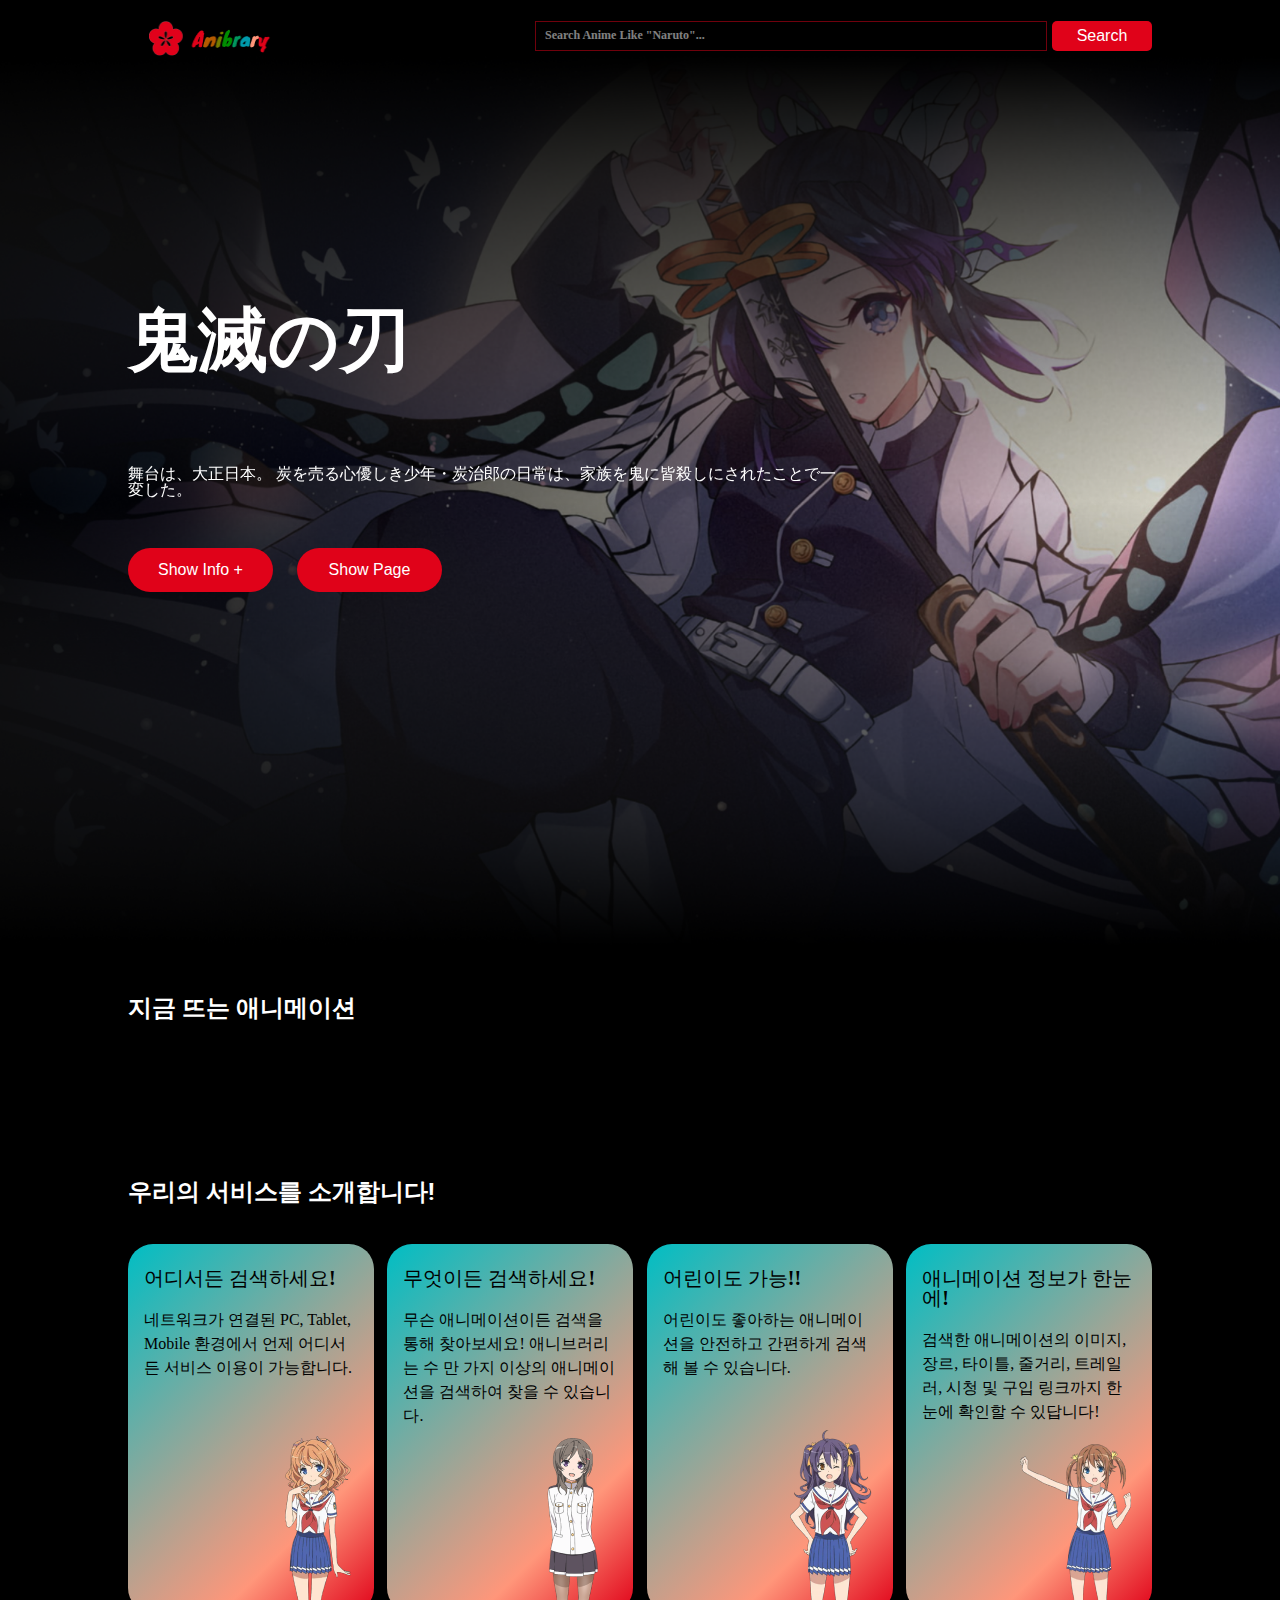
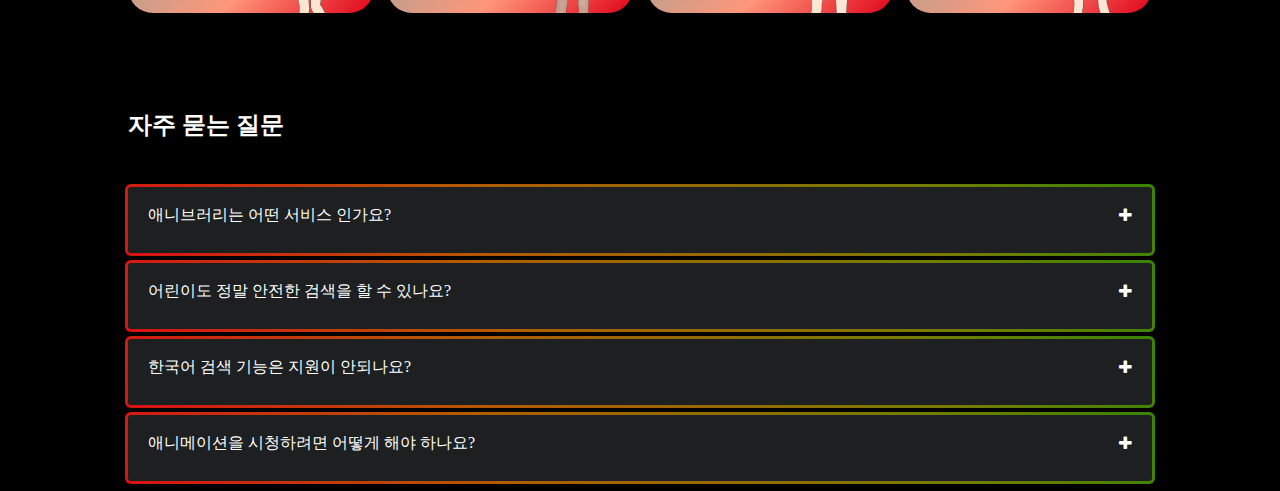
<file: anibraryProject/index.html>
<!DOCTYPE html>
<html lang="en">

<head>
    <meta charset="UTF-8">
    <meta name="viewport" content="width=device-width, initial-scale=1.0">
    <title>Anibrary</title>
    <!-- Font Awsome CDN -->
    <link rel="stylesheet" href="https://cdnjs.cloudflare.com/ajax/libs/font-awesome/4.7.0/css/font-awesome.css" />
    <!-- Reset CSS -->
    <link rel="stylesheet" href="./css/reset.css">
    <!-- Swiper Bundle -->
    <link rel="stylesheet" href="./css/swiper-bundle.css">
    <!-- Header CSS -->
    <link rel="stylesheet" href="./css/header.css">
    <!-- Main Page CSS -->
    <link rel="stylesheet" href="./css/main.css">
    <!-- jQuery CDN -->
    <script src="https://code.jquery.com/jquery-3.7.1.js"
        integrity="sha256-eKhayi8LEQwp4NKxN+CfCh+3qOVUtJn3QNZ0TciWLP4=" crossorigin="anonymous"></script>

    <script src="./js/main.js"></script>
    <script>
        $(() => {
            // 검색후 이동 기능
            $('.search_container input').focus(function () {
                $('.search_container span').css({ "font-size": "5px" })
                $(this).css({ display: "block" })
            })

            $('.search_btn').click(function () {
                if ($('input[class=input-search]').val() != '') {
                    alert($('input[id="search"]').val());
                    searchAnimeByName($('input[id="search"]').val())
                } else {
                    $('input[id="search"]').val('');
                }
            })
        })
        function searchAnimeByName(name) {
            const anime_name = name;
            localStorage.setItem("anime_name", anime_name);
            window.location = "searched_contents.html"
        }
    </script>
</head>

<body>
    <div id="warp">
        <!-- Header -->
        <header>
            <!-- Logo And Gnb -->
            <div class="logo_gnb container cf">
                <a href="#">
                    <img src="./images/main_logo.png" alt="main logo" id="main_logo">
                </a>
                <!-- <div class="menu_icon">
                    <i class="fa fa-bars" aria-hidden="true"></i>
                </div> -->
                <button class="search_btn"><p>Search</p></button>
                <div class="search_form">
                    <div class="form-item">
                        <input type="text" id="search" autocomplete="off" required>
                        <label for="search">Search Anime Like "Naruto"...</label>
                    </div>
                </div>

            </div>
        </header>

        <!-- Main Swiper -->
        <!-- <section id="main_swiper container"> -->
        <section id="main_swiper" class="container">
            <!-- Swiper TOB STC -->
            <div class="swiper-container swiper1">
                <!--To Be Swiper parent -->
                <div class="swiper-wrapper">
                    <!-- Swiper Content01 -->
                    <div class="swiper-slide slide1">
                        <div class="container">
                            <div class="swiper_text">
                                <h1>鬼滅の刃</h1>
                                <p>
                                    舞台は、大正日本。 炭を売る心優しき少年・炭治郎の日常は、家族を鬼に皆殺しにされたことで一変した。
                                </p>
                            </div>
                            <div class="swiper_btn">
                                <button class="btn">Show Info +</button>
                                <button class="btn">Show Page</button>
                            </div>
                        </div>
                    </div>
                    <!-- /Swiper Content01 -->

                    <!-- Swiper Content02 -->
                    <div class="swiper-slide slide2">
                        <div class="container">
                            <div class="swiper_text">
                                <h1>呪術廻戦</h1>
                                <p>
                                    他者との関わりを恐れ呪術師になることにも生きることにも消極的だった乙骨だが、個性豊かな同級生と関わる内に生きるための自信を持ち、里香を自分から解呪するために呪術師を目指すようになる。
                                </p>
                            </div>
                            <div class="swiper_btn">
                                <button class="btn">Show Info +</button>
                                <button class="btn">Show Page</button>
                            </div>
                        </div>
                    </div>
                    <!-- /Swiper Content02 -->

                    <!-- Swiper Content03 -->
                    <div class="swiper-slide slide3">
                        <div class="container">
                            <div class="swiper_text">
                                <h1>僕ぼくのヒーローアカデミア</h1>
                                <p>
                                    『僕のヒーローアカデミア』（ぼくのヒーローアカデミア）は、堀越耕平の同名の漫画を原作とするボンズ制作の日本のアニメ作品。
                                </p>
                            </div>
                            <div class="swiper_btn">
                                <button class="btn">Show Info +</button>
                                <button class="btn">Show Page</button>
                            </div>
                        </div>
                    </div>
                    <!-- /Swiper Content03 -->
                </div>
            </div>
        </section>
        <!-- /Main Swiper -->

        <!-- Main Contents -->
        <main>
            <!-- Top Anime List Section -->
            <!-- TOP ANIME TITLE -->
            <div class="top_anime container">
                <!-- <h2>Top Animation</h2> -->
                <h2>지금 뜨는 애니메이션</h2>

                <!-- TOP ANIME LIST 1 -->
                <div class="top_anime_banner1">
                    <ul class="top_anime_list1">

                    </ul>
                </div>

                <!-- TOP ANIME LIST 2 -->
                <div class="top_anime_banner2">
                    <ul class="top_anime_list2">

                    </ul>
                </div>
                <!-- /Top Anime ListSection -->
            </div>

            <!-- Provided Service Section -->
            <h2 class="container">우리의 서비스를 소개합니다!</h2>
            <section class="provided_service container">
                <div class="provide_service1">
                    <div class="provide_service_text">
                        <h3>어디서든 검색하세요!</h3>
                        <p>
                            네트워크가 연결된 PC, Tablet, Mobile 환경에서
                            언제 어디서든 서비스 이용이 가능합니다.
                        </p>
                    </div>
                    <img src="./images/boximg01.png" alt="box image01">
                </div>
                <div class="provide_service2">
                    <div class="provide_service_text">
                        <h3>무엇이든 검색하세요!</h3>
                        <p>
                            무슨 애니메이션이든 검색을 통해 찾아보세요! 애니브러리는 수 만 가지 이상의
                            애니메이션을 검색하여 찾을 수 있습니다.
                        </p>
                    </div>
                    <img src="./images/boximg02.png" alt="box image02">
                </div>
                <div class="provide_service3">
                    <div class="provide_service_text">
                        <h3>어린이도 가능!!</h3>
                        <p>
                            어린이도 좋아하는 애니메이션을 안전하고 간편하게 검색해 볼 수 있습니다.
                        </p>
                    </div>
                    <img src="./images/boximg03.png" alt="box image03">
                </div>
                <div class="provide_service4">
                    <div class="provide_service_text">
                        <h3>애니메이션 정보가 한눈에!</h3>
                        <p>
                            검색한 애니메이션의 이미지, 장르, 타이틀, 줄거리, 트레일러, 시청 및 구입 링크까지
                            한눈에 확인할 수 있답니다!
                        </p>
                    </div>
                    <img src="./images/boximg04.png" alt="box image04">
                </div>
            </section>



            <!-- QNA TAB -->
            <div class="qna_container container">
                <h2>자주 묻는 질문</h2>
                <ul class="qna_list cf">
                    <li class="question">
                        <div class="question_container">
                            <h3>애니브러리는 어떤 서비스 인가요?</h3>
                            <i class="fa fa-plus" aria-hidden="true"></i>
                        </div>
                        <div class="answer">
                            애니브러리는 수만 가지 이상의 애니메이션을 검색하고 세부 정보를 확인할 수 있는 서비스 입니다.
                            네트워크가 연결된 디바이스를 통해 언제 어디서든 간단하게 애니메이션을 검색하고 세부 정보를
                            확인할 수 있습니다.
                        </div>
                    </li>
                    <li class="question">
                        <div class="question_container">
                            <h3>어린이도 정말 안전한 검색을 할 수 있나요?</h3>
                            <i class="fa fa-plus" aria-hidden="true"></i>
                        </div>
                        <div class="answer">
                            네!! 물론입니다. 일부 애니메이션의 검색을 제한하기에 어린이도 안전한 이용이 가능합니다!
                        </div>
                    </li>
                    <li class="question">
                        <div class="question_container">
                            <h3>한국어 검색 기능은 지원이 안되나요?</h3>
                            <i class="fa fa-plus" aria-hidden="true"></i>
                        </div>
                        <div class="answer">
                            죄송합니다만, 사이트의 자체적인 한국어 검색 및 애니메이션 세부 정보의 한글화는
                            지원 대상이 아닙니다.
                        </div>
                    </li>
                    <li class="question">
                        <div class="question_container">
                            <h3>애니메이션을 시청하려면 어떻게 해야 하나요?</h3>
                            <i class="fa fa-plus" aria -hidden="true"></i>
                        </div>
                        <div class="answer">
                            애니브러리는 애니메이션을 검색하고 세부 정보를 확인하는 서비스를 중심으로 제공됩니다.
                            애니메이션을 시청하려면 세부 정보의 시청 및 구입 링크를 통해 정당한 애니메이션 시청 및 구입을
                            이용해주세요.
                        </div>
                    </li>
                </ul>
            </div>

        </main>
        <!-- /Main Contents -->
    </div>



</body>
<script src="./js/swiper-bundle.js"></script>
<script src="./js/swiperCustom_1.js"></script>
<script>
    function chkMalId(num) {
        var mal_id = num;
        localStorage.setItem("id", mal_id);
        window.location = "info_contents.html"
    }
    // QNA 관련
    $('.question').click(function () {
        const idx = $(this).index();
        $('.fa-plus').stop().css({ transform: "rotate(0deg)" })
        if ($('.fa-plus').eq(idx).css('transform') == "matrix(0.707107, -0.707107, 0.707107, 0.707107, 0, 0)") {
            $('.fa-plus').eq(idx).stop().css({ transform: "rotate(0deg)" })
        } else {
            $('.fa-plus').eq(idx).stop().css({ transform: "rotate(315deg)" })
            // $('.fa-plus').eq(idx).stop().css({ transform: "rotate(300deg)" })
        }
        $('.answer').stop().slideUp(100);
        $('.answer').eq(idx).stop().slideToggle(200);
    })
</script>

</html>
</file>
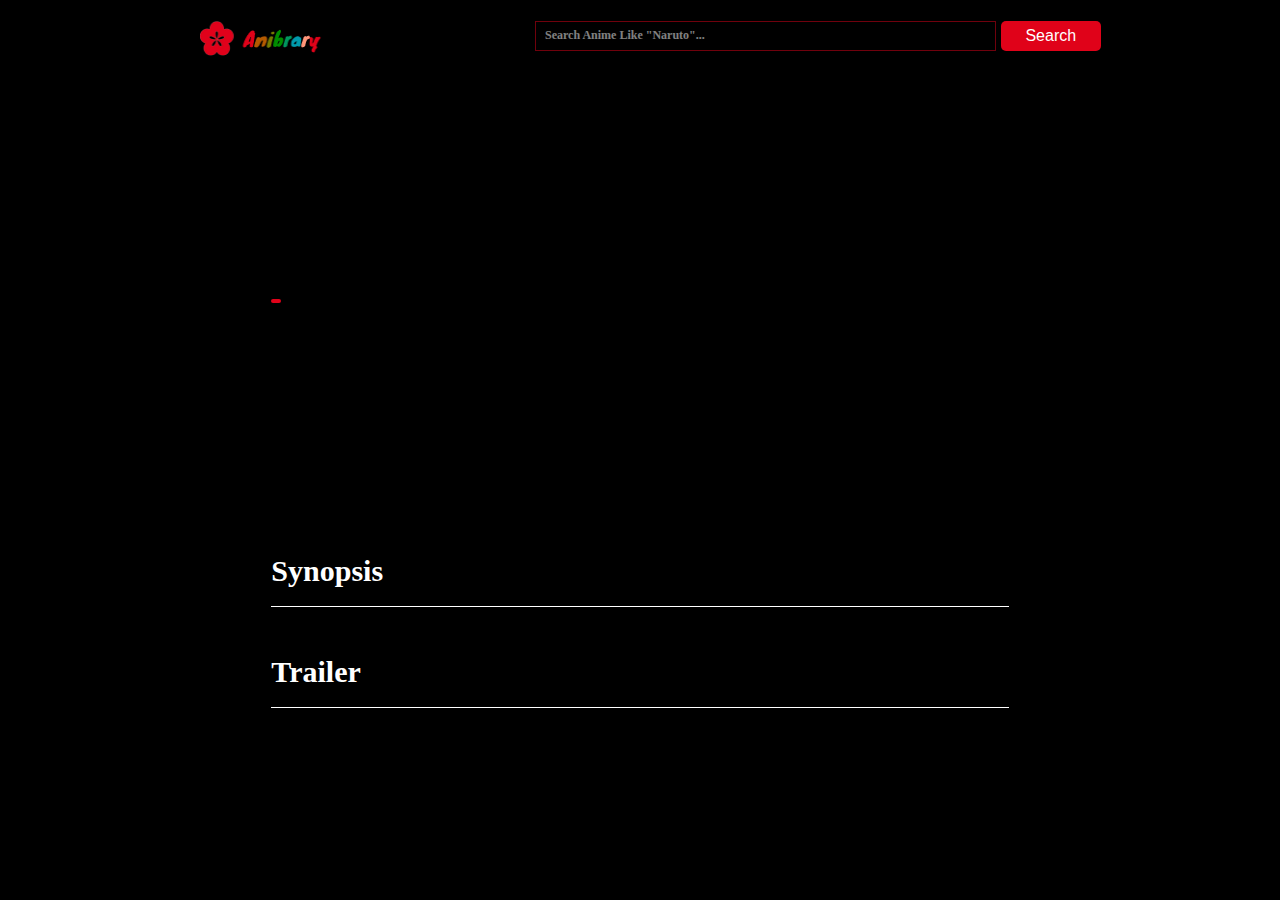
<file: anibraryProject/info_contents.html>
<!DOCTYPE html>
<html lang="en">

<head>
    <meta charset="UTF-8">
    <meta name="viewport" content="width=device-width, initial-scale=1.0">
    <title>Document</title>
    <!-- Font Awsome CDN -->
    <link rel="stylesheet" href="https://cdnjs.cloudflare.com/ajax/libs/font-awesome/4.7.0/css/font-awesome.css" />
    <!-- Reset CSS -->
    <link rel="stylesheet" href="./css/reset.css">
    <!-- Header CSS -->
    <link rel="stylesheet" href="./css/header.css">
    <!-- Page CSS -->
    <link rel="stylesheet" href="./css/info_content.css">
    <script src="https://code.jquery.com/jquery-3.7.1.js"
        integrity="sha256-eKhayi8LEQwp4NKxN+CfCh+3qOVUtJn3QNZ0TciWLP4=" crossorigin="anonymous"></script>
    <script>
        $(() => {
            let mal_id;
            if (localStorage.getItem("id")) {
                mal_id = localStorage.getItem("id")
            }

            // searched anime obj
            let anime = {
                img: "",
                large_img: "",
                title_eng: "",
                title_nip: "",
                synopsis: "",
                score: 0,
                genre: [],
                trailer_img: "",
                trailer_youtube: ""
            }
            let anime_url = "https://api.jikan.moe/v4/anime"
            let request = $.ajax({
                url: `https://api.jikan.moe/v4/anime/${mal_id}`,
                // url: `https://api.jikan.moe/v4/anime/50184`,
                method: "GET",
            });

            request.done(function (req) {
                console.log(req)
                anime.img = req.data.images.jpg.image_url;
                anime.large_img = req.data.images.jpg.large_image_url;
                anime.title_eng = req.data.title_english;
                anime.title_nip = req.data.title_japanese;
                anime.synopsis = req.data.synopsis;
                anime.score = req.data.score;
                for (let i = 0; i < req.data.genres.length; i++) {
                    anime.genre[i] = req.data.genres[i];
                }
                anime.trailer_img = req.data.trailer.images.large_image_url;
                anime.trailer_youtube = req.data.trailer.embed_url;

                console.log("url : " + anime.trailer_youtube)
                // bg
                $('.imgbg').css({ "background-image": `url(${anime.large_img})` })
                // $('.heading').css({"background-image": `url(${anime.large_img})`})
                // $('.imgbg').append(`<img src="${anime.large_img}" alt="">`)
                // anime rank
                if(anime.score){
                    $('.rank').append(`<i class="fa fa-star" aria-hidden="true"></i>&nbsp;&nbsp;${anime.score}`)
                }
                // anime title
                if(anime.title_nip){
                    $('.titles').append(`<h2>${anime.title_nip}</h2>`)
                }
                if(anime.title_eng){
                    $('.titles').append(`<h2>${anime.title_eng}</h2>`)
                }
                // anime genre
                for (let i = 0; i < anime.genre.length; i++) {
                    $('.genres').append(`<p>${anime.genre[i].name}</p>`)
                }
                // anime synopsis
                if(anime.synopsis){
                    $('.synopsis').append(`<p>${anime.synopsis}</p>`)
                }
                // anime img
                $('.img').append(`<img src="${anime.img}" alt="">`)
                // anime trailer img
                if(anime.trailer_img){
                    $('.trailer_img').append(`<img src="${anime.trailer_img}" alt="">`)
                }
                // $('.trailer_img').css({"background-image": `url("${anime.trailer_img}")`})
                // anime trailer youtube
                // $('.trailer_url').append(`<iframe width="560" height="315" src="https://www.youtube.com/embed/e8YBesRKq_U?si=Th9WcDcfgOiqimBe" title="YouTube video player" frameborder="0" allow="accelerometer; autoplay; clipboard-write; encrypted-media; gyroscope; picture-in-picture; web-share" referrerpolicy="strict-origin-when-cross-origin" allowfullscreen></iframe>`)
                // $('.trailer_url').append(`<iframe src="${anime.trailer_youtube}" loop; frameborder="0" allow="accelerometer; autoplay; clipboard-write; encrypted-media; gyroscope; picture-in-picture; web-share" referrerpolicy="strict-origin-when-cross-origin" allowfullscreen></iframe>`)
                if(anime.trailer_youtube){
                    $('.trailer_url').append(`<iframe src="${anime.trailer_youtube}" autoplay; loop; mute;></iframe>`)
                }
            });
            console.log(anime)
            request.fail(function (jqXHR, textStatus) {
                alert("Request failed: " + textStatus);
            });

            // 검색후 이동 기능
            $('.search_container input').focus(function () {
                $('.search_container span').css({ "font-size": "5px" })
                $(this).css({ display: "block" })
            })

            $('.search_btn').click(function () {
                if ($('input[class=input-search]').val() != '') {
                    alert($('input[id="search"]').val());
                    searchAnimeByName($('input[id="search"]').val())
                } else {
                    $('input[id="search"]').val('');
                }
            })
        })
        function searchAnimeByName(name) {
            const anime_name = name;
            localStorage.setItem("anime_name", anime_name);
            window.location = "searched_contents.html"
        }
    </script>
</head>

<body>
    <div id="wrap">
        <!-- Header -->
        <header>
            <!-- Logo And Gnb -->
            <div class="logo_gnb container cf">
                <a href="index.html">
                    <img src="./images/main_logo.png" alt="main logo" id="main_logo">
                </a>
                <!-- <div class="menu_icon">
                    <i class="fa fa-bars" aria-hidden="true"></i>
                </div> -->
                <button class="search_btn">
                    <p>Search</p>
                </button>
                <div class="search_form">
                    <div class="form-item">
                        <input type="text" id="search" autocomplete="off" required>
                        <label for="search">Search Anime Like "Naruto"...</label>
                    </div>
                </div>
            </div>
        </header>

        <!-- Main -->
        <main class="container">
            <div class="heading">
                <!-- Info -->
                <div class="info">
                    <p class="rank"></p>
                    <div class="title">
                        <div class="titles"></div>
                        <div class="genres"></div>
                    </div>
                </div>
                <div class="img"></div>
                <div class="imgbg"></div>
            </div>

            <div class="info2">
                <p class="rank"></p>
                <div class="title">
                    <div class="titles"></div>
                    <div class="genres"></div>
                </div>
            </div>

            <!-- Synopsis -->
            <section class="synopsis_section">
                <h2>Synopsis</h2>
                <!-- Trailer Image -->
                <section class="trailer_img">

                </section>
                <div class="synopsis"></div>
            </section>



            <!-- Trailer url -->
            <section class="trailer_url">
                <h2>Trailer</h2>
            </section>
        </main>
    </div>
</body>

</html>
</file>
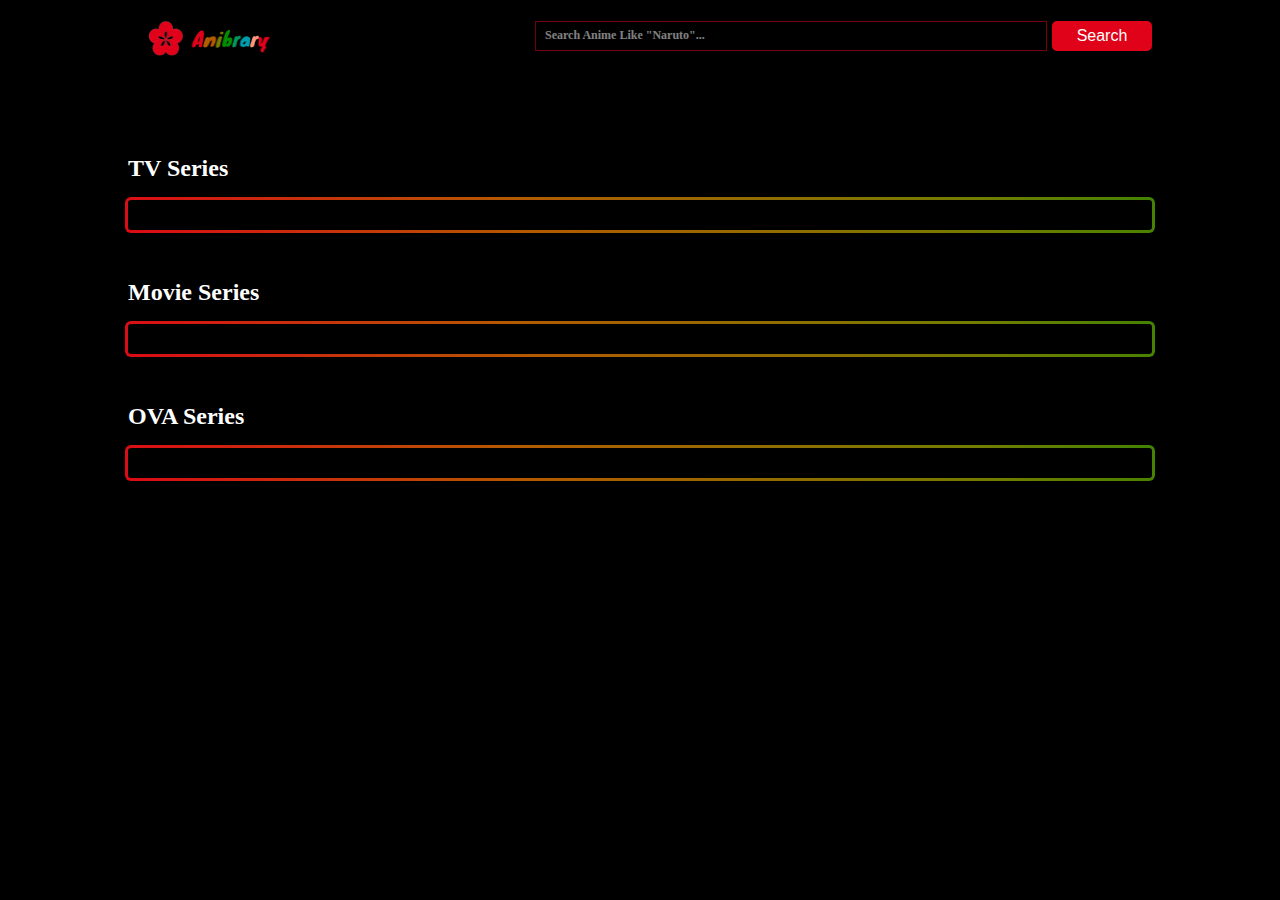
<file: anibraryProject/searched_contents.html>
<!DOCTYPE html>
<html lang="en">

<head>
    <meta charset="UTF-8">
    <meta name="viewport" content="width=device-width, initial-scale=1.0">
    <title>Anibrary</title>
    <!-- Font Awsome CDN -->
    <link rel="stylesheet" href="https://cdnjs.cloudflare.com/ajax/libs/font-awesome/4.7.0/css/font-awesome.css" />
    <!-- Reset CSS -->
    <link rel="stylesheet" href="./css/reset.css">
    <!-- Swiper Bundle -->
    <link rel="stylesheet" href="./css/swiper-bundle.css">
    <!-- Header CSS -->
     <link rel="stylesheet" href="./css/header.css">
    <!-- Main Page CSS -->
    <link rel="stylesheet" href="./css/searched_contents.css">
    <!-- jQuery CDN -->
    <script src="https://code.jquery.com/jquery-3.7.1.js"
        integrity="sha256-eKhayi8LEQwp4NKxN+CfCh+3qOVUtJn3QNZ0TciWLP4=" crossorigin="anonymous"></script>
    <script>
        $(() => {
            let anime_name;
            if (localStorage.getItem("anime_name")) {
                anime_name = localStorage.getItem("anime_name")
            }
            // localStorage.clear();

            let anime_url = "https://api.jikan.moe/v4/anime"

            // Tv Serise
            let tvReq = $.ajax({
                // url: `https://api.jikan.moe/v4/anime?q=${anime_name}&sfw&type=tv&order_by=end_date`,
                url: `https://api.jikan.moe/v4/anime?q=${anime_name}&sfw&type=tv&order_by=end_date`,
                method: "GET",
                dataType: "json"
            });
            tvReq.done(function (req) {
                console.log(req)
                for (let i = 0; i < req.data.length; i++) {
                    $('.tv_animes')
                    .append(`<div class="anime" onclick="chkMalId('${req.data[i].mal_id}')">
                        <img src="${req.data[i].images.jpg.image_url}" alt="" ><br>
                        <p>${req.data[i].title_japanese}</p>
                        </div>`)
                }
            });
            tvReq.fail(function (jqXHR, textStatus) {
                alert("Request failed: " + textStatus);
            });

            // Movie Serise
            let movieReq = $.ajax({
                url: `https://api.jikan.moe/v4/anime?q=${anime_name}&sfw&type=movie&order_by=end_date`,
                method: "GET",
                dataType: "json"
            });
            movieReq.done(function (req) {
                console.log(req)
                for (let i = 0; i < req.data.length; i++) {
                    $('.movie_animes')
                    .append(`<div class="anime" onclick="chkMalId('${req.data[i].mal_id}')">
                        <img src="${req.data[i].images.jpg.image_url}" alt="" >
                        <p>${req.data[i].title_japanese}</p>
                        </div>`)
                }
            });
            movieReq.fail(function (jqXHR, textStatus) {
                alert("Request failed: " + textStatus);
            });

            // OVA Serise
            let ovaReq = $.ajax({
                url: `https://api.jikan.moe/v4/anime?q=${anime_name}&sfw&type=ova&order_by=end_date`,
                method: "GET",
                dataType: "json"
            });
            ovaReq.done(function (req) {
                console.log(req)
                for (let i = 0; i < req.data.length; i++) {
                    $('.ova_animes')
                    .append(`<div class="anime" onclick="chkMalId('${req.data[i].mal_id}')">
                        <img src="${req.data[i].images.jpg.image_url}" alt="" ><br>
                        <p>${req.data[i].title_japanese}</p>
                        </div>`)
                }
            });
            ovaReq.fail(function (jqXHR, textStatus) {
                alert("Request failed: " + textStatus);
            });

            // 검색후 이동 기능
            $('.search_container input').focus(function () {
                $('.search_container span').css({ "font-size": "5px" })
                $(this).css({ display: "block" })
            })

            $('.search_btn').click(function () {
                if ($('input[class=input-search]').val() != '') {
                    alert($('input[id="search"]').val());
                    searchAnimeByName($('input[id="search"]').val())
                } else {
                    $('input[id="search"]').val('');
                }
            })
        })

        function searchAnimeByName(name) {
            const anime_name = name;
            localStorage.setItem("anime_name", anime_name);
            window.location = "searched_contents.html"
        }
    </script>
</head>

<body>
    <div id="warp">
        <!-- Header -->
        <header>
            <!-- Logo And Gnb -->
            <div class="logo_gnb container cf">
                <a href="index.html">
                    <img src="./images/main_logo.png" alt="main logo" id="main_logo">
                </a>
                <!-- <div class="menu_icon">
                    <i class="fa fa-bars" aria-hidden="true"></i>
                </div> -->
                <button class="search_btn"><p>Search</p></button>
                <div class="search_form">
                    <div class="form-item">
                        <input type="text" id="search" autocomplete="off" required>
                        <label for="search">Search Anime Like "Naruto"...</label>
                    </div>
                </div>
            </div>
        </header>

        <main>

            <!-- Animes -->
            <!-- Anime TV -->
            <section class="tv container">
                <h2>TV Series</h2>
                <div class="tv_animes box"></div>
            </section>

            <!-- Anime Movie -->
            <section class="movie container">
                <h2>Movie Series</h2>
                <div class="movie_animes box"></div>
            </section>

            <!-- Anime OVA -->
            <section class="ova container">
                <h2>OVA Series</h2>
                <div class="ova_animes box"></div>
            </section>
        </main>
    </div>



</body>
<script>
    function chkMalId(num) {
        var mal_id = num;
        localStorage.setItem("id", mal_id);
        alert(mal_id)
        window.location = "info_contents.html"
    }
</script>

</html>
</file>
<file: anibraryProject/css/header.css>
@charset "UTF-8";
/* body */
#wrap {
  /* width: 100vh; */
  width: 90%;
  margin: 0 auto;
}
.container {
  width: 1228px;
  width: 80%;
  margin: 0 auto;
}
body {
  background-color: #000;
  /* height: 8000px; */
}

/* Header */
/* Logo and GNB */
header .logo_gnb {
  padding-top: 21px;
}
header img {
  width: 130px;
  height: 35px;
  margin-left: 21px;
  float: left;
}
.search_form {
  position: relative;
  float: right;
  width: 50%;
  opacity: 0.5;
}
.form-item input {
  display: block;
  width: 100%;
  height: 30px;
  background: transparent;
  border: solid 1px #e00219;
  transition: all 0.3s ease;
  padding: 0 15px;
  padding-left: 5px;
  color: #fff;
}
.form-item label {
  position: absolute;
  cursor: text;
  z-index: 2;
  top: 8px;
  /* left: 5px; */
  left: 0;
  font-size: 12px;
  font-weight: bold;
  padding: 0 10px;
  color: #fff;
  transition: all 0.3s ease;
}
.form-item input:focus + label,
.form-item input:valid + label {
  font-size: 8px;
  top: 1px;
}
.form-item input:focus + label {
  color: #e00219;
}

.search_btn {
  float: right;
  width: 100px;
  height: 30px;
  background-color: #e00219;
  margin-left: 5px;
  color: #fff;
  border-radius: 5px;
  cursor: pointer;
}

/* Reactive */
@media screen and (max-width: 1024px) {
  header img{
    width: 100px;
    height: 30px;
  }
}

@media screen and (max-width: 768px) {
  .container {
    width: 720px;
    width: 93.75%;
  }
  .search_form {
    width: 40%;
  }
  .search_btn {
    width: 15%;
  }
  .search_btn p{
    font-size: 14px;
  }
  .form-item label {
    font-size: 10px;
  }
}
@media screen and (max-width: 480px) {
  .search_form {
    width: 30%;
  }
  .form-item label {
    display: none;
  }
  .container {
    width: 393px;
    width: 92%;
  }
}
</file>
<file: anibraryProject/css/info_content.css>
@charset "UTF-8";

/* Main */
main {
  color: #fff;
}
h2 {
  font-size: 30px;
  font-weight: 600;
  margin-bottom: 10px;
}
.heading {
  margin-top: 50px;
  height: 400px;
  display: flex;
  flex-flow: row nowrap;
  justify-content: space-between;
  position: relative;
}
.imgbg {
  position: absolute;
  left: 0;
  top: 0;
  z-index: -100;
  width: 100%;
  height: 100%;
  background-size: cover;
  background-position: center;
  background-repeat: no-repeat;
  opacity: 0.2;
}

/* info */
.rank {
  margin-bottom: 10px;
}
.img {
  margin: auto 0;
  vertical-align: middle;
  margin-right: 10%;
}
.info,
.info2 {
  margin: auto 0;
  vertical-align: middle;
  margin-left: 10%;
}
.info2 {
  display: none;
}

.rank {
  background: #e00219;
  width: max-content;
  padding: 2px 5px;
  border-radius: 2px;
}
.genres {
  display: flex;
  flex-flow: row nowrap;
  justify-content: start;
}
.genres p {
  width: max-content;
  padding: 2px 5px;
  border-radius: 2px;
  color: #e00219;
  border: 1px solid #e00219;
  margin-right: 5px;
}

/* Synopsis */
.synopsis {
  width: 80%;
  margin: 0 auto;
  line-height: 1.5;
}

section h2 {
  margin-top: 50px;
  margin-left: 10%;
  margin-right: 10%;
  padding-bottom: 20px;
  border-bottom: 1px solid #fff;
}
/* Trailer Image */
.trailer_img {
  text-align: center;
  width: 100%;
}
.trailer_img img{
  width: 80%;
}
/* Trailer url */
.trailer_url iframe {
  width: 80%;
  margin: 0 10%;
  height: 400px;
}

/* Reactive */
@media screen and (max-width: 1024px) {

}

@media screen and (max-width: 768px) {
  .heading {
    display: block;
    text-align: center;
  }
  .info {
    display: none;
  }
  .info2 {
    display: block;
    margin-bottom: 50px;
  }
  .img {
    margin: 0;
  }
  .imgbg {
    height: 81%;
  }

  .synopsis_section {
    margin-top: 0;
  }
  .trailer_url iframe {
    height: 232px;
  }

}
@media screen and (max-width: 480px) {

}
</file>
<file: anibraryProject/css/searched_contents.css>
@charset "UTF-8";

/* Main Contents */
main{
  margin-top: 100px;
}
main h2 {
  color: #fff;
  font-size: 1.5em;
  font-weight: 700;
  margin-bottom: 20px;
}

/* Animes */
.tv_animes,
.movie_animes,
.ova_animes {
  display: flex;
  flex-shrink: 1;
  flex-flow: row wrap;
  justify-content: start;
  margin-bottom: 50px;
}
.box {
  padding: 15px;
  --borderWidth: 3px;
  background: #000;
  position: relative;
  border-radius: var(--borderWidth);
}
.box:after {
  content: "";
  position: absolute;
  top: calc(-1 * var(--borderWidth));
  left: calc(-1 * var(--borderWidth));
  height: calc(100% + var(--borderWidth) * 2);
  width: calc(100% + var(--borderWidth) * 2);
  background: linear-gradient(
    60deg,
    #e00219,
    #b45a00,
    #757c00,
    #008d00,
    #00965e,
    #009bac,
    #ede9d0,
    #00bec4
  );
  border-radius: calc(2 * var(--borderWidth));
  z-index: -1;
  animation: animatedgradient 3s ease alternate infinite;
  background-size: 300% 300%;
}

@keyframes animatedgradient {
  0% {
    background-position: 0% 50%;
  }
  50% {
    background-position: 100% 50%;
  }
  100% {
    background-position: 0% 50%;
  }
}

/* .anime {
  text-align: center;
  width: 19.2%;
  margin-right: 1%;
  border-radius: 20px;
  overflow: hidden;
  margin-bottom: 15px;
} */
 .anime{
  width: 19.2%;
  margin-right: 1%;
  text-align: center;
  margin-bottom: 15px;
  overflow: hidden;
  border-radius: 5px;
 }
 .anime img{
  width: 120px;
  height: 194.16px;
 }
.anime p{
  color: #fff;
  font-size: 1em;
  font-weight: 550;
}
.anime:nth-of-type(5n) {
  margin-right: 0;
}
.anime:hover {
  cursor: pointer;
  transform: scale(1.1);
  transition: all 0.5s;
}
/* Reactive */
@media screen and (max-width: 1024px) {
  .anime img{
    width: 100px;
    height: 161.8px;
   }
}

@media screen and (max-width: 768px) {
  .anime img {
    width: 91px;
    height: 147.238px;
  }
  .anime p{
    color: #fff;
    font-size: 0.7em;
    font-weight: 550;
  }
}
@media screen and (max-width: 480px) {
  .anime {
    text-align: center;
    width: 32%;
    margin-right: 2%;
    border-radius: 20px;
    overflow: hidden;
    margin-bottom: 15px;
  }
  .anime img {
    width: 100%;
    height: 113.26px;
  }
  .anime p{
    color: #fff;
    font-size: 1em;
    font-weight: 550;
  }
  .anime:nth-of-type(5n) {
    margin-right: 2%;
  }
  .anime:nth-of-type(3n) {
    margin-right: 0;
  }
}
</file>
<file: anibraryProject/css/main.css>
@charset "UTF-8";

/* Main Swiper */
#main_swiper {
  width: 100%;
}
.slide1,
.slide2,
.slide3 {
  width: 1440px;
  height: 890px;
}
.slide1 {
  background: url(../images/main_slide_img01.png);
  background-repeat: no-repeat;
  background-size: cover;
  background-position: center;
  position: relative;
}
.slide2 {
  background: url(../images/main_slide_img02.png);
  background-repeat: no-repeat;
  background-size: cover;
  background-position: center;
  position: relative;
}
.slide3 {
  background: url(../images/main_slide_img03.png);
  background-repeat: no-repeat;
  background-size: cover;
  background-position: center;
  position: relative;
}

.swiper_text {
  width: 70%;
  color: #fff;
  margin-top: 250px;
}
.slide3 .swiper_text{
  width: 80%;
}
.slide3 .swiper_text h1{
  font-size: 50px;
}
.swiper_text h1{
  font-size: 70px;
  font-weight: 600;
  color: #fff;
  margin-bottom: 90px;
}
.swiper_btn {
  margin-top: 50px;
}

.btn {
  position: relative;
  background-color: #e00219;
  border-radius: 4em;
  font-size: 1rem;
  color: white;
  padding: 0.8em 1.8em;
  cursor: pointer;
  user-select: none;
  text-align: center;
  text-decoration: none;
  cursor: pointer;
  transition-duration: 0.4s;
  -webkit-transition-duration: 0.4s; /* Safari */
  margin-right: 20px;
  width: 145px;
  height: 44px;
}

.btn:hover {
  transition-duration: 0.1s;
  background-color: #fff;
  color: #e00219;
}

.btn:after {
  content: "";
  display: block;
  position: absolute;
  border-radius: 4em;
  left: 0;
  top: 0;
  width: 100%;
  height: 100%;
  opacity: 0;
  transition: all 0.5s;
  box-shadow: 0 0 10px 20px #e00219;
}

.btn:active:after {
  box-shadow: 0 0 0 0 #e00219;
  position: absolute;
  border-radius: 4em;
  left: 0;
  top: 0;
  opacity: 1;
  transition: 0s;
}

.btn:active {
  top: 1px;
}

/* Main Contents */
main h2{
  color: #fff;
  font-size: 1.5em;
  font-weight: 700;
  font-family: "Roboto", sans-serif;
  width: max-content;
}

/* Top Anime List Section */
.top_anime{
  margin-top: 50px;
}
/* Banner1 */
.top_anime_list1,
.top_anime_list1 {
  list-style: none;
}
.top_anime_list1 img {
  width: 225px;
  height: 316px;
  border-radius: 20px;
}
.top_anime_banner1 {
  overflow: hidden;
  display: flex;
  /* max-width: 1920px; */
  margin: 30px auto;
}
.top_anime_banner1 .top_anime_list1 {
  display: flex;
}
.top_anime_banner1 .top_anime_list1 > li {
  /* white-space: nowrap;
  font-size: 18px;
  color: #fff; */
  padding: 20px;
}

/* Banner2 */
.top_anime_list2,
.top_anime_list2 li {
  list-style: none;
}
.top_anime_list2 img {
  width: 225px;
  height: 316px;
  border-radius: 20px;
}
.top_anime_banner2 {
  overflow: hidden;
  display: flex;
  /* max-width: 1920px; */
  margin: 30px auto;
  margin-bottom: 100px;
}
.top_anime_banner2 .top_anime_list2 {
  display: flex;
  flex-flow: row nowrap;
  justify-content: space-around;
}
.top_anime_banner2 .top_anime_list2 > li {
  /* white-space: nowrap;
  font-size: 18px;
  color: #fff; */
  padding: 20px;
}

/* Provided Service Section */
.provided_service {
  margin-top: 40px;
  margin-bottom: 100px;
  display: flex;
  flex-flow: row wrap;
  justify-content: space-between;
}
.provide_service_text {
  padding: 24px 16px;
  margin-left: 0px;
}
.provide_service_text h3 {
  font-weight: 550;
  font-size: 20px;
  margin-bottom: 20px;
}
.provide_service_text p {
  line-height: 1.5;
}
.provide_service1,
.provide_service2,
.provide_service3,
.provide_service4 {
  width: 24%;
  height: 369px;
  background: linear-gradient(135deg, #00bec4, #ff967a 75%, #e00219 100%);
  border-radius: 25px;
  text-align: left;
  position: relative;
}
.provided_service img {
  position: absolute;
  right: 0;
  bottom: 0;
}

/* QNA TAB */
.qna_list{
  margin-top: 50px;
}
.qna_list li {
  margin-bottom: 10px;
  /* font-size: 1.5em;
  font-weight: 550; */
  color: #fff;
}
.question {
  padding: 20px;
}
.question h2{
  font-size: 20px;
}
.answer {
  padding-top: 10px;
  border-top: 1px solid #fff;
  display: none;
}
.question_container {
  padding-bottom: 10px;
  display: flex;
  flex-flow: row nowrap;
  justify-content: space-between;
}
.fa-plus {
  transition: all 0.2s;
}
.on {
  display: block;
}
.question {
  --borderWidth: 3px;
  background: #1d1f20;
  position: relative;
  border-radius: var(--borderWidth);
}
.question:after {
  content: "";
  position: absolute;
  top: calc(-1 * var(--borderWidth));
  left: calc(-1 * var(--borderWidth));
  height: calc(100% + var(--borderWidth) * 2);
  width: calc(100% + var(--borderWidth) * 2);
  background: linear-gradient(
    60deg,
    #e00219,
    #b45a00,
    #757c00,
    #008d00,
    #00965e,
    #009bac,
    #ede9d0,
    #00bec4
  );
  border-radius: calc(2 * var(--borderWidth));
  z-index: -1;
  animation: animatedgradient 3s ease alternate infinite;
  background-size: 300% 300%;
}
.answer{
  line-height: 1.5;
  padding-bottom: 5px;
}

@keyframes animatedgradient {
  0% {
    background-position: 0% 50%;
  }
  50% {
    background-position: 100% 50%;
  }
  100% {
    background-position: 0% 50%;
  }
}

@keyframes flowLeftRolling {
  0% {
    transform: translateX(0);
  }
  100% {
    transform: translateX(-100%);
  }
}
@keyframes flowRightRolling {
  0% {
    transform: translateX(-100%);
  }
  100% {
    transform: translateX(0);
  }
}
/* Reactive */
@media screen and (max-width: 1024px) {
  .provide_service1,
  .provide_service2,
  .provide_service3,
  .provide_service4 {
    width: 49%;
    height: 200px;
  }
  .provide_service1,
  .provide_service2 {
    margin-bottom: 20px;
  }
  .provide_service_text {
    width: 80%;
  }
  .provided_service img {
    position: absolute;
    right: -25px;
    bottom: 0;
  }
}

@media screen and (max-width: 768px) {
  .slide1,
  .slide2,
  .slide3 {
    width: 768px;
    height: 496px;
  }
  .swiper_text {
    /* width: 50%; */
    margin-top: 100px;
  }
  
  .swiper_text h1{
    font-size: 30px;
    font-weight: 600;
    margin-bottom: 50px;
  }

  .swiper_text p{
    font-size: 14px;
  }
  
  .btn {
    position: relative;
    background-color: #e00219;
    border-radius: 4em;
    font-size: 0.7rem;
    color: white;
    padding: 0.8em 1.8em;
    cursor: pointer;
    width: 100px;
    height: 30px;
  }
  /* --- */
  .top_anime_banner1,
  .top_anime_banner2 {
    width: 750px;
    width: 90%;
    margin: 20px auto;
  }
  .top_anime_list1 img,
  .top_anime_list2 img {
    /* 0.1832247557003257 */
    width: 225px;
    height: 316px;
    width: 125px;
    height: 202.25px;
  }

  /* Provided Service Section */
  .provide_service1,
  .provide_service2,
  .provide_service3,
  .provide_service4 {
    width: 100%;
    margin-bottom: 30px;
  }

  .provided_service img {
    right: -15px;
  }  
}
@media screen and (max-width: 480px) {
  .slide1,
  .slide2,
  .slide3 {
    width: 425px;
    height: 496px;
  }
}
</file>
